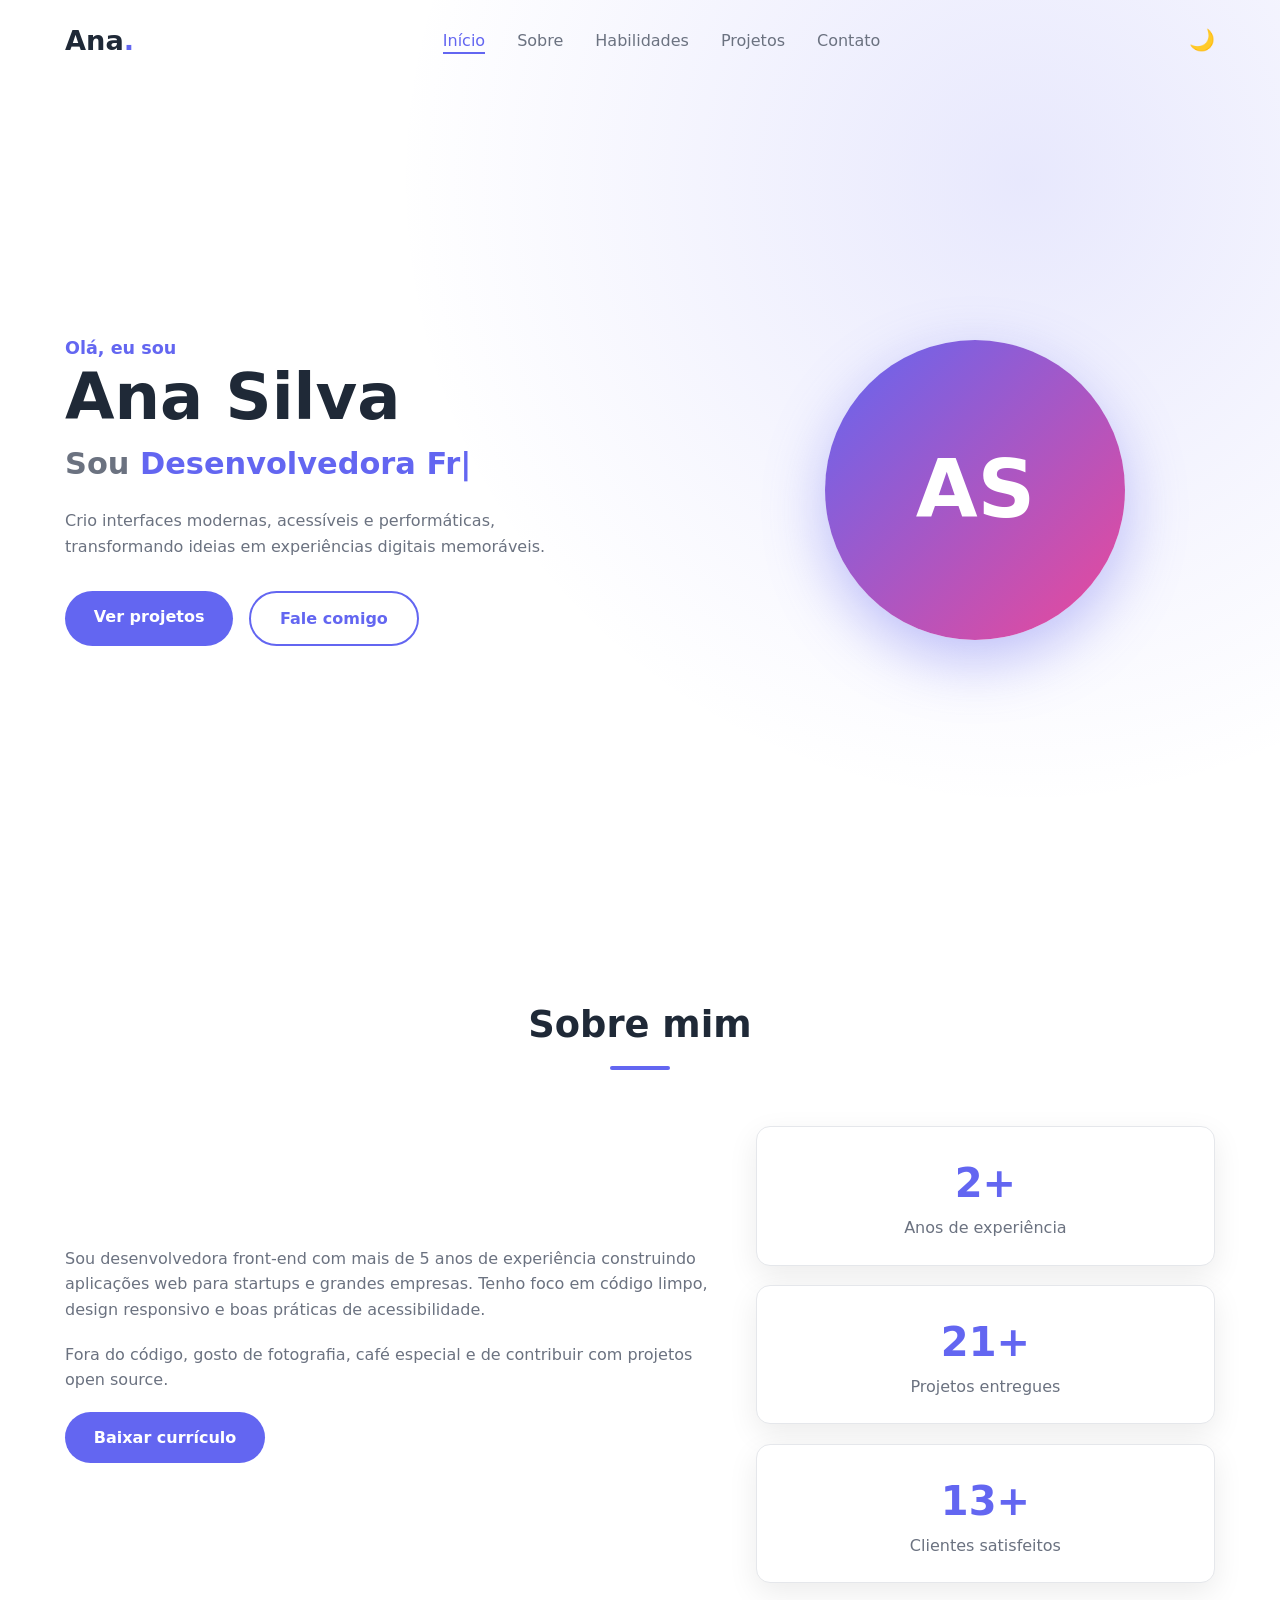
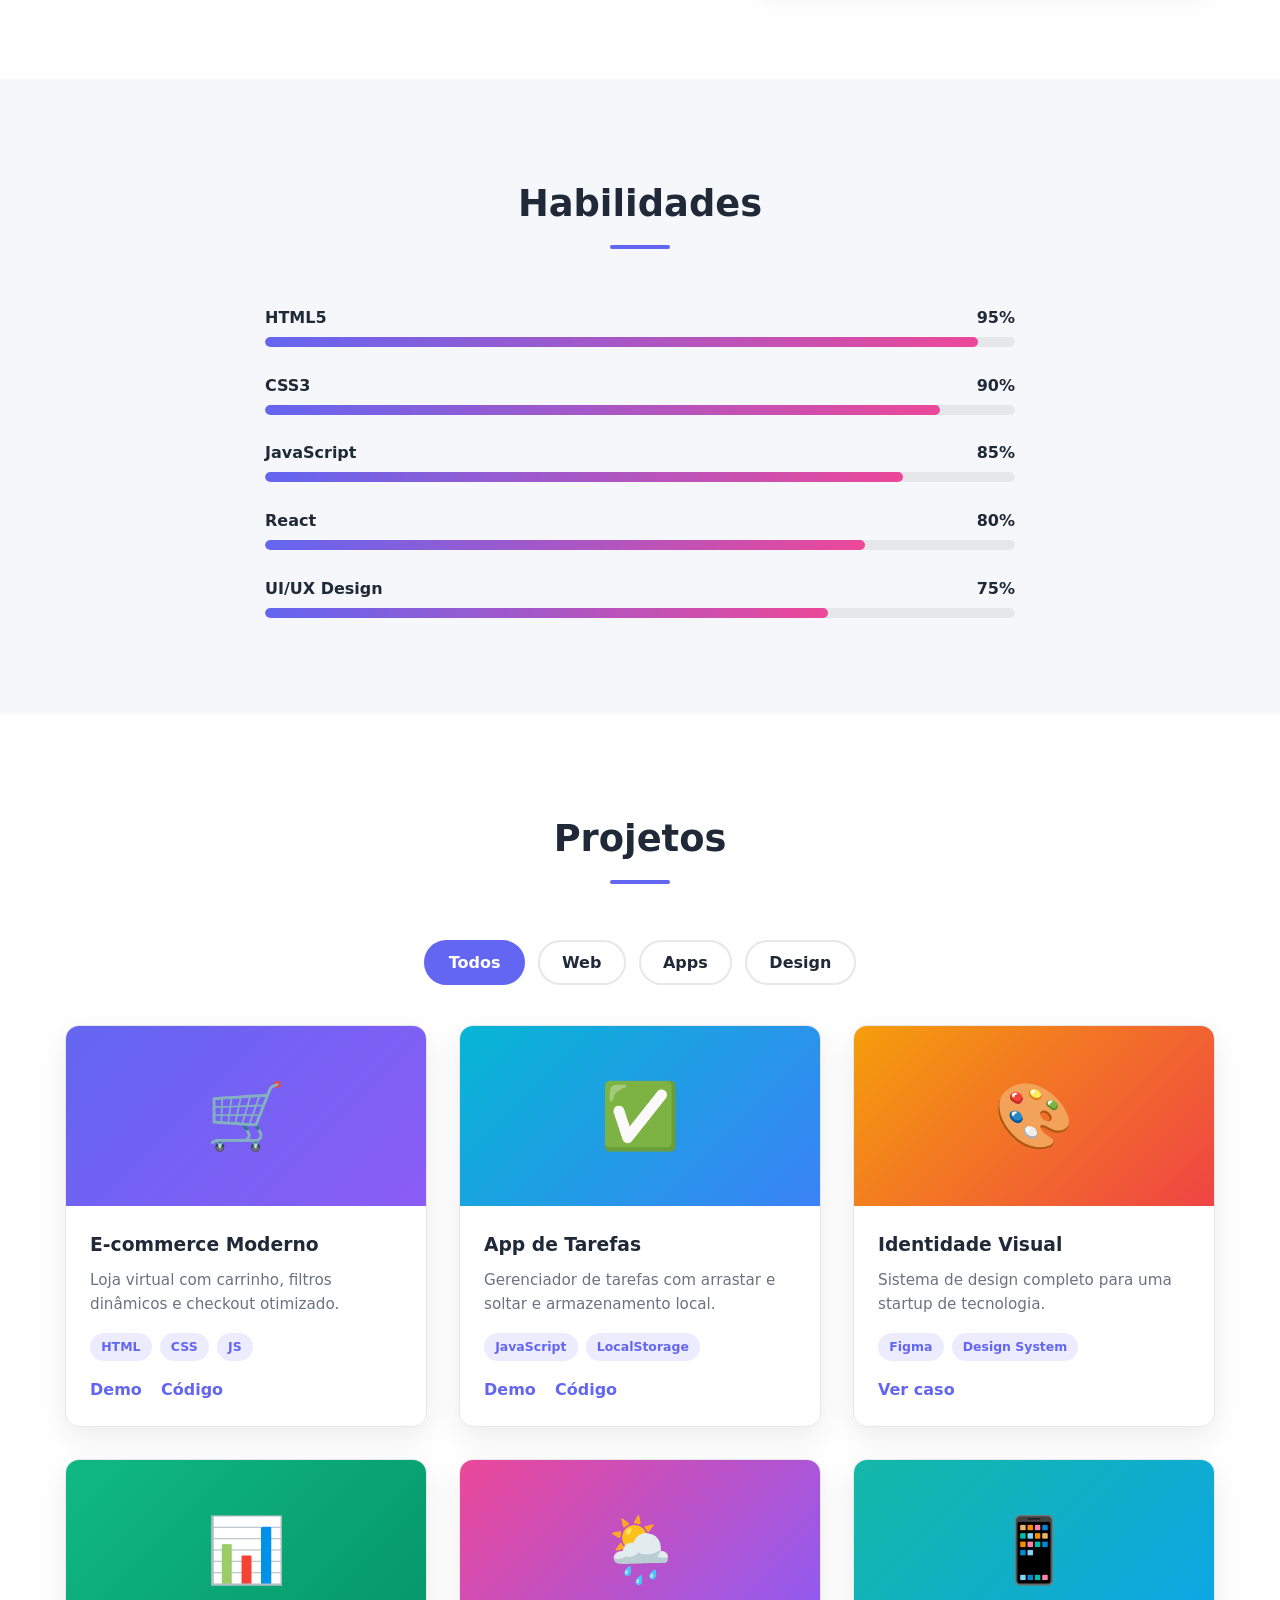
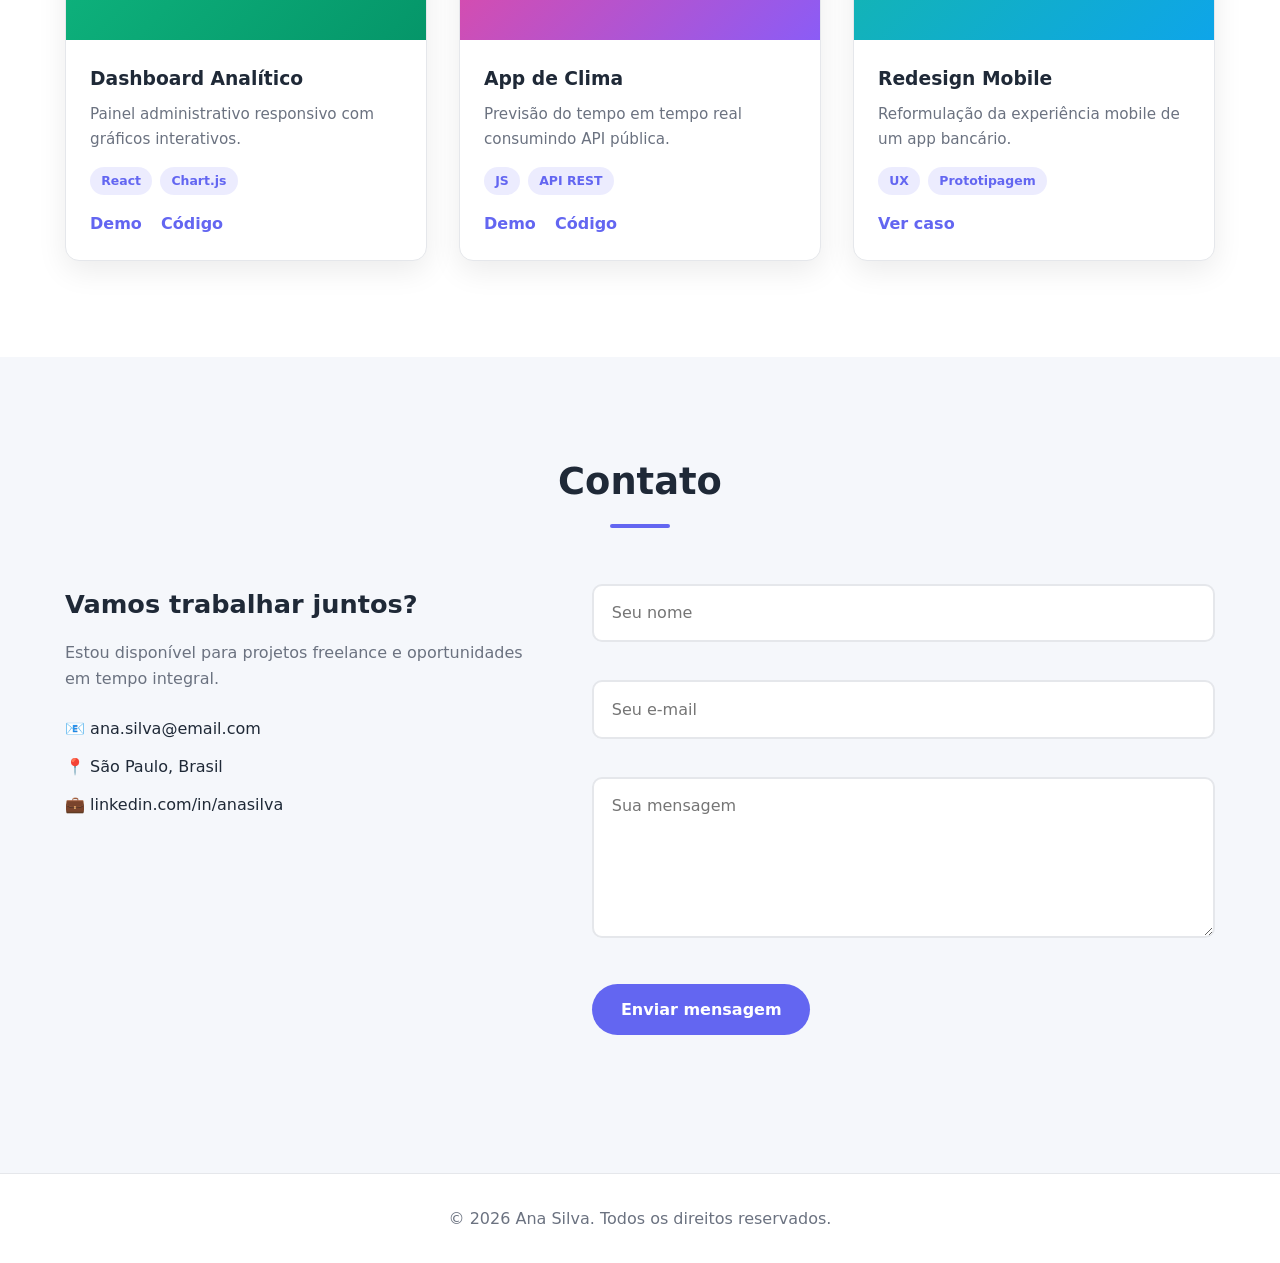
<file: Ativ06/SiteClaude/semFW/index.html>
<!DOCTYPE html>
<html lang="pt-BR">
<head>
  <meta charset="UTF-8">
  <meta name="viewport" content="width=device-width, initial-scale=1.0">
  <title>Ana Silva | Desenvolvedora Front-end</title>
  <meta name="description" content="Portfólio profissional de Ana Silva, desenvolvedora front-end.">
  <link rel="stylesheet" href="style.css">
</head>
<body>

  <header class="header" id="header">
    <nav class="nav container">
      <a href="#inicio" class="logo">Ana<span>.</span></a>

      <ul class="nav-menu" id="navMenu">
        <li><a href="#inicio" class="nav-link active">Início</a></li>
        <li><a href="#sobre" class="nav-link">Sobre</a></li>
        <li><a href="#habilidades" class="nav-link">Habilidades</a></li>
        <li><a href="#projetos" class="nav-link">Projetos</a></li>
        <li><a href="#contato" class="nav-link">Contato</a></li>
      </ul>

      <div class="nav-actions">
        <button class="theme-toggle" id="themeToggle" aria-label="Alternar tema">🌙</button>
        <button class="hamburger" id="hamburger" aria-label="Abrir menu">
          <span></span><span></span><span></span>
        </button>
      </div>
    </nav>
  </header>

  <main>
    <!-- HERO -->
    <section class="hero" id="inicio">
      <div class="container hero-content">
        <div class="hero-text">
          <p class="hero-greeting">Olá, eu sou</p>
          <h1>Ana Silva</h1>
          <h2>Sou <span class="typed" id="typed"></span><span class="cursor">|</span></h2>
          <p class="hero-desc">
            Crio interfaces modernas, acessíveis e performáticas, transformando ideias em
            experiências digitais memoráveis.
          </p>
          <div class="hero-buttons">
            <a href="#projetos" class="btn btn-primary">Ver projetos</a>
            <a href="#contato" class="btn btn-outline">Fale comigo</a>
          </div>
        </div>
        <div class="hero-image">
          <div class="avatar">AS</div>
        </div>
      </div>
    </section>

    <!-- SOBRE -->
    <section class="section" id="sobre">
      <div class="container">
        <h2 class="section-title reveal">Sobre mim</h2>
        <div class="about-grid">
          <div class="about-text reveal">
            <p>
              Sou desenvolvedora front-end com mais de 5 anos de experiência construindo
              aplicações web para startups e grandes empresas. Tenho foco em código limpo,
              design responsivo e boas práticas de acessibilidade.
            </p>
            <p>
              Fora do código, gosto de fotografia, café especial e de contribuir com
              projetos open source.
            </p>
            <a href="#" class="btn btn-primary">Baixar currículo</a>
          </div>
          <div class="stats reveal">
            <div class="stat"><span class="stat-number" data-target="5">0</span><p>Anos de experiência</p></div>
            <div class="stat"><span class="stat-number" data-target="40">0</span><p>Projetos entregues</p></div>
            <div class="stat"><span class="stat-number" data-target="25">0</span><p>Clientes satisfeitos</p></div>
          </div>
        </div>
      </div>
    </section>

    <!-- HABILIDADES -->
    <section class="section section-alt" id="habilidades">
      <div class="container">
        <h2 class="section-title reveal">Habilidades</h2>
        <div class="skills reveal">
          <div class="skill"><div class="skill-info"><span>HTML5</span><span>95%</span></div><div class="skill-bar"><div class="skill-fill" data-width="95"></div></div></div>
          <div class="skill"><div class="skill-info"><span>CSS3</span><span>90%</span></div><div class="skill-bar"><div class="skill-fill" data-width="90"></div></div></div>
          <div class="skill"><div class="skill-info"><span>JavaScript</span><span>85%</span></div><div class="skill-bar"><div class="skill-fill" data-width="85"></div></div></div>
          <div class="skill"><div class="skill-info"><span>React</span><span>80%</span></div><div class="skill-bar"><div class="skill-fill" data-width="80"></div></div></div>
          <div class="skill"><div class="skill-info"><span>UI/UX Design</span><span>75%</span></div><div class="skill-bar"><div class="skill-fill" data-width="75"></div></div></div>
        </div>
      </div>
    </section>

    <!-- PROJETOS -->
    <section class="section" id="projetos">
      <div class="container">
        <h2 class="section-title reveal">Projetos</h2>

        <div class="filters reveal">
          <button class="filter-btn active" data-filter="todos">Todos</button>
          <button class="filter-btn" data-filter="web">Web</button>
          <button class="filter-btn" data-filter="app">Apps</button>
          <button class="filter-btn" data-filter="design">Design</button>
        </div>

        <div class="projects-grid">
          <article class="project-card reveal" data-category="web">
            <div class="project-thumb" style="--c1:#6366f1;--c2:#8b5cf6">🛒</div>
            <div class="project-body">
              <h3>E-commerce Moderno</h3>
              <p>Loja virtual com carrinho, filtros dinâmicos e checkout otimizado.</p>
              <div class="tags"><span>HTML</span><span>CSS</span><span>JS</span></div>
              <div class="project-links"><a href="#">Demo</a><a href="#">Código</a></div>
            </div>
          </article>

          <article class="project-card reveal" data-category="app">
            <div class="project-thumb" style="--c1:#06b6d4;--c2:#3b82f6">✅</div>
            <div class="project-body">
              <h3>App de Tarefas</h3>
              <p>Gerenciador de tarefas com arrastar e soltar e armazenamento local.</p>
              <div class="tags"><span>JavaScript</span><span>LocalStorage</span></div>
              <div class="project-links"><a href="#">Demo</a><a href="#">Código</a></div>
            </div>
          </article>

          <article class="project-card reveal" data-category="design">
            <div class="project-thumb" style="--c1:#f59e0b;--c2:#ef4444">🎨</div>
            <div class="project-body">
              <h3>Identidade Visual</h3>
              <p>Sistema de design completo para uma startup de tecnologia.</p>
              <div class="tags"><span>Figma</span><span>Design System</span></div>
              <div class="project-links"><a href="#">Ver caso</a></div>
            </div>
          </article>

          <article class="project-card reveal" data-category="web">
            <div class="project-thumb" style="--c1:#10b981;--c2:#059669">📊</div>
            <div class="project-body">
              <h3>Dashboard Analítico</h3>
              <p>Painel administrativo responsivo com gráficos interativos.</p>
              <div class="tags"><span>React</span><span>Chart.js</span></div>
              <div class="project-links"><a href="#">Demo</a><a href="#">Código</a></div>
            </div>
          </article>

          <article class="project-card reveal" data-category="app">
            <div class="project-thumb" style="--c1:#ec4899;--c2:#8b5cf6">🌦️</div>
            <div class="project-body">
              <h3>App de Clima</h3>
              <p>Previsão do tempo em tempo real consumindo API pública.</p>
              <div class="tags"><span>JS</span><span>API REST</span></div>
              <div class="project-links"><a href="#">Demo</a><a href="#">Código</a></div>
            </div>
          </article>

          <article class="project-card reveal" data-category="design">
            <div class="project-thumb" style="--c1:#14b8a6;--c2:#0ea5e9">📱</div>
            <div class="project-body">
              <h3>Redesign Mobile</h3>
              <p>Reformulação da experiência mobile de um app bancário.</p>
              <div class="tags"><span>UX</span><span>Prototipagem</span></div>
              <div class="project-links"><a href="#">Ver caso</a></div>
            </div>
          </article>
        </div>
      </div>
    </section>

    <!-- CONTATO -->
    <section class="section section-alt" id="contato">
      <div class="container">
        <h2 class="section-title reveal">Contato</h2>
        <div class="contact-grid">
          <div class="contact-info reveal">
            <h3>Vamos trabalhar juntos?</h3>
            <p>Estou disponível para projetos freelance e oportunidades em tempo integral.</p>
            <ul>
              <li>📧 ana.silva@email.com</li>
              <li>📍 São Paulo, Brasil</li>
              <li>💼 linkedin.com/in/anasilva</li>
            </ul>
          </div>

          <form class="contact-form reveal" id="contactForm" novalidate>
            <div class="form-group">
              <input type="text" id="nome" placeholder="Seu nome">
              <small class="error"></small>
            </div>
            <div class="form-group">
              <input type="email" id="email" placeholder="Seu e-mail">
              <small class="error"></small>
            </div>
            <div class="form-group">
              <textarea id="mensagem" rows="5" placeholder="Sua mensagem"></textarea>
              <small class="error"></small>
            </div>
            <button type="submit" class="btn btn-primary">Enviar mensagem</button>
            <p class="form-success" id="formSuccess">Mensagem enviada com sucesso! ✔</p>
          </form>
        </div>
      </div>
    </section>
  </main>

  <footer class="footer">
    <div class="container">
      <p>&copy; <span id="year"></span> Ana Silva. Todos os direitos reservados.</p>
    </div>
  </footer>

  <button class="back-to-top" id="backToTop" aria-label="Voltar ao topo">↑</button>

  <script src="script.js"></script>
</body>
</html>
</file>
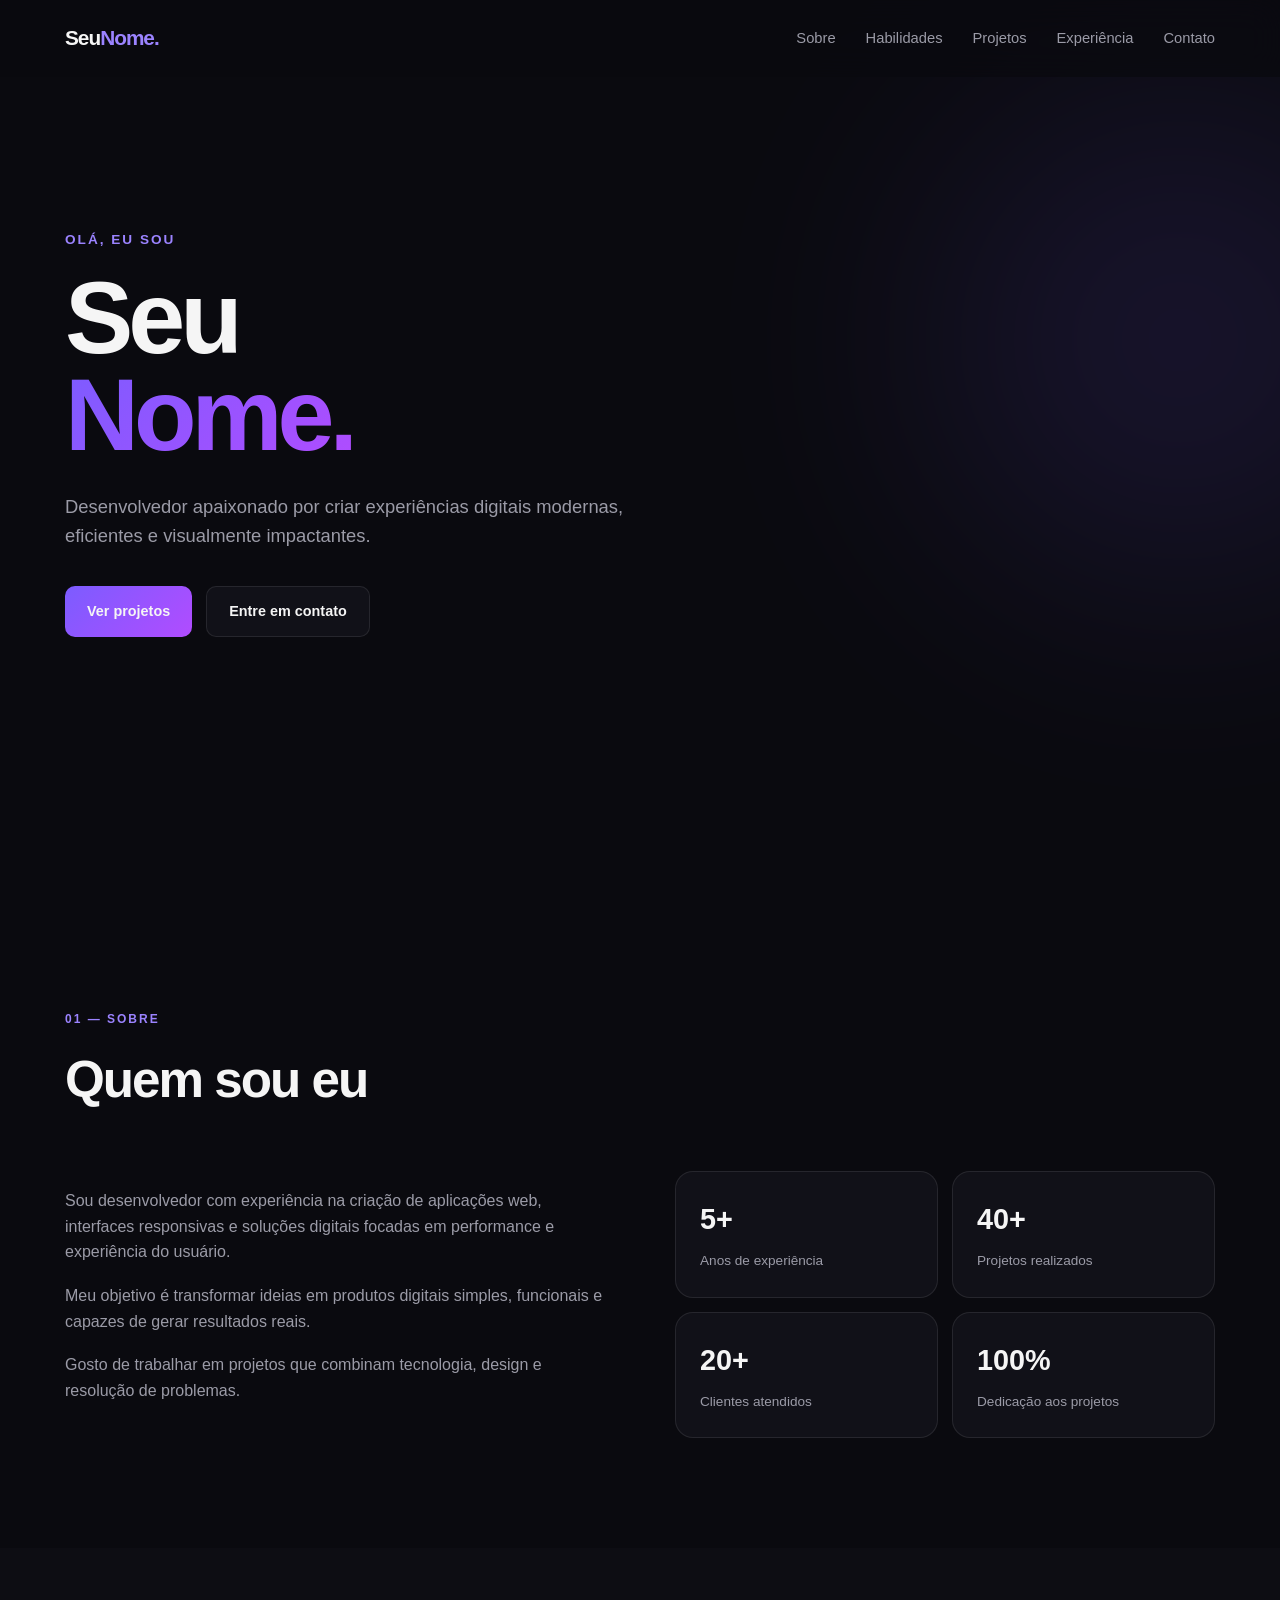
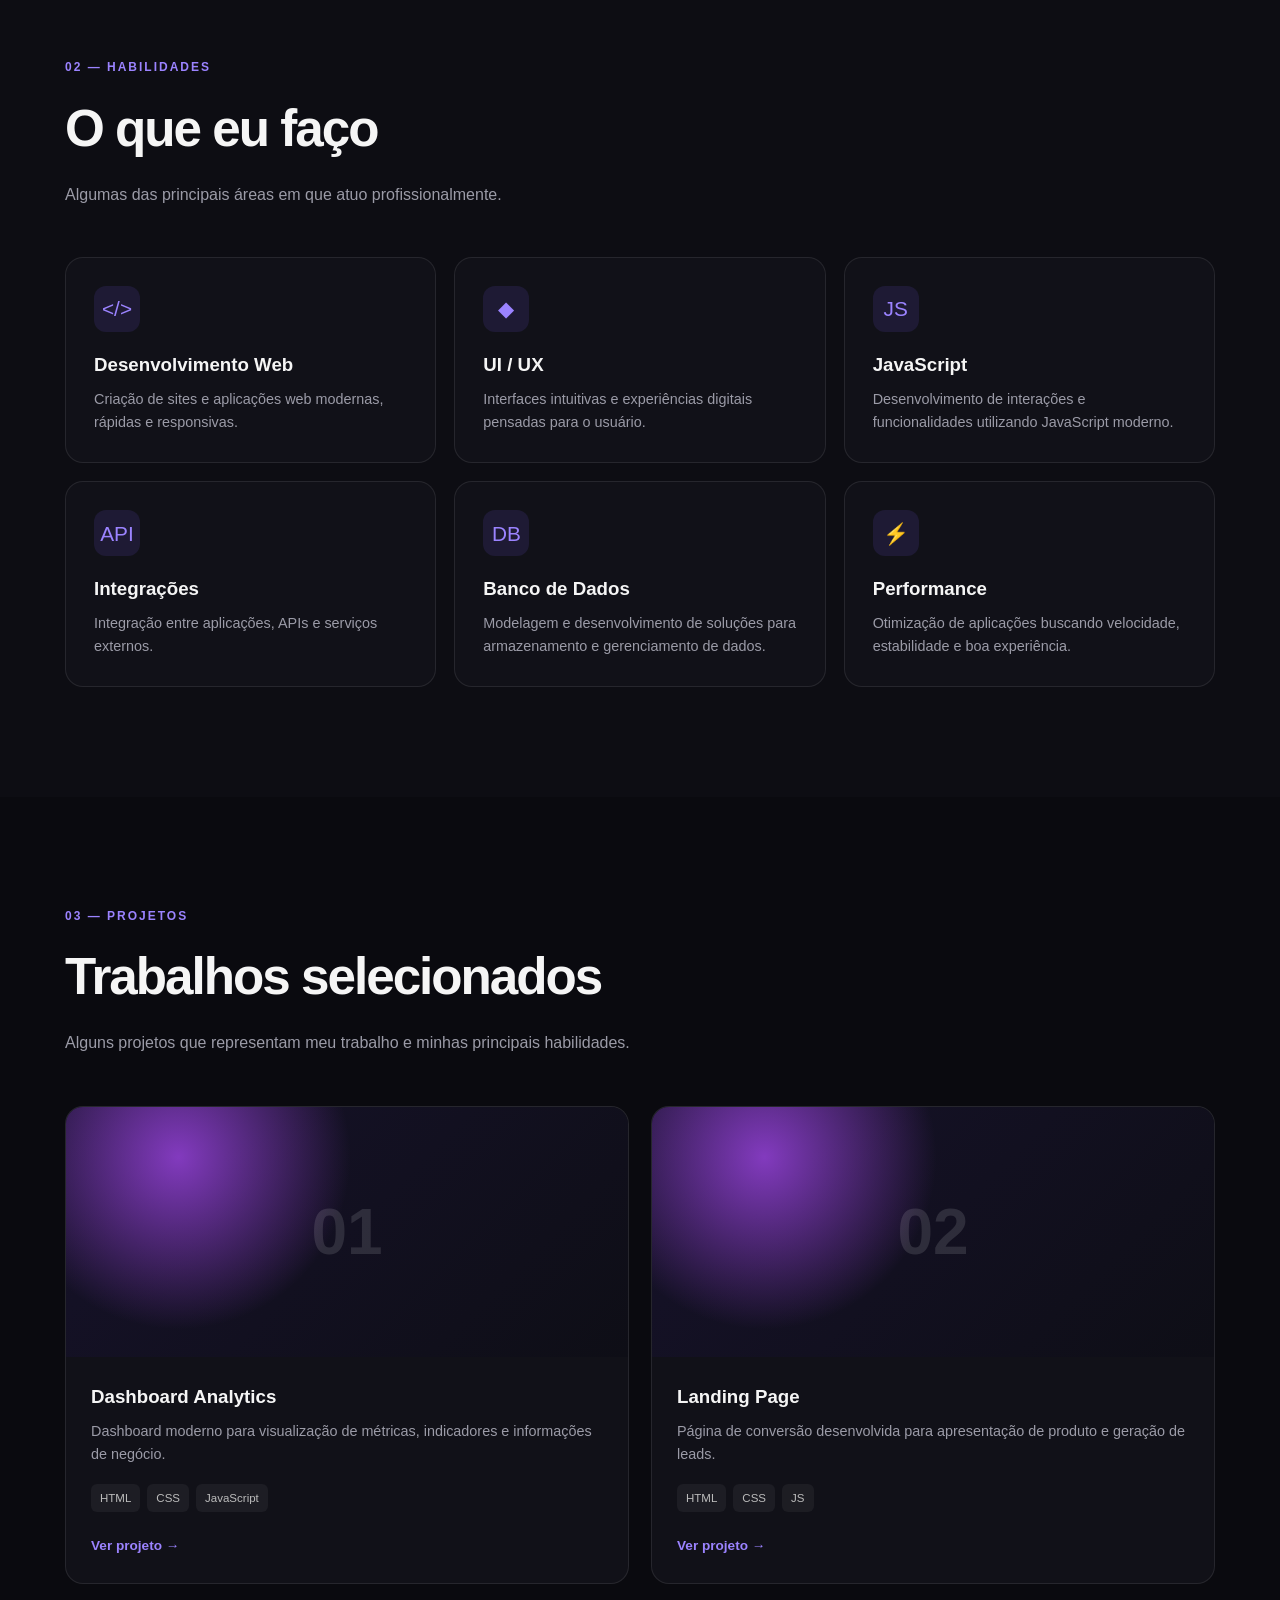
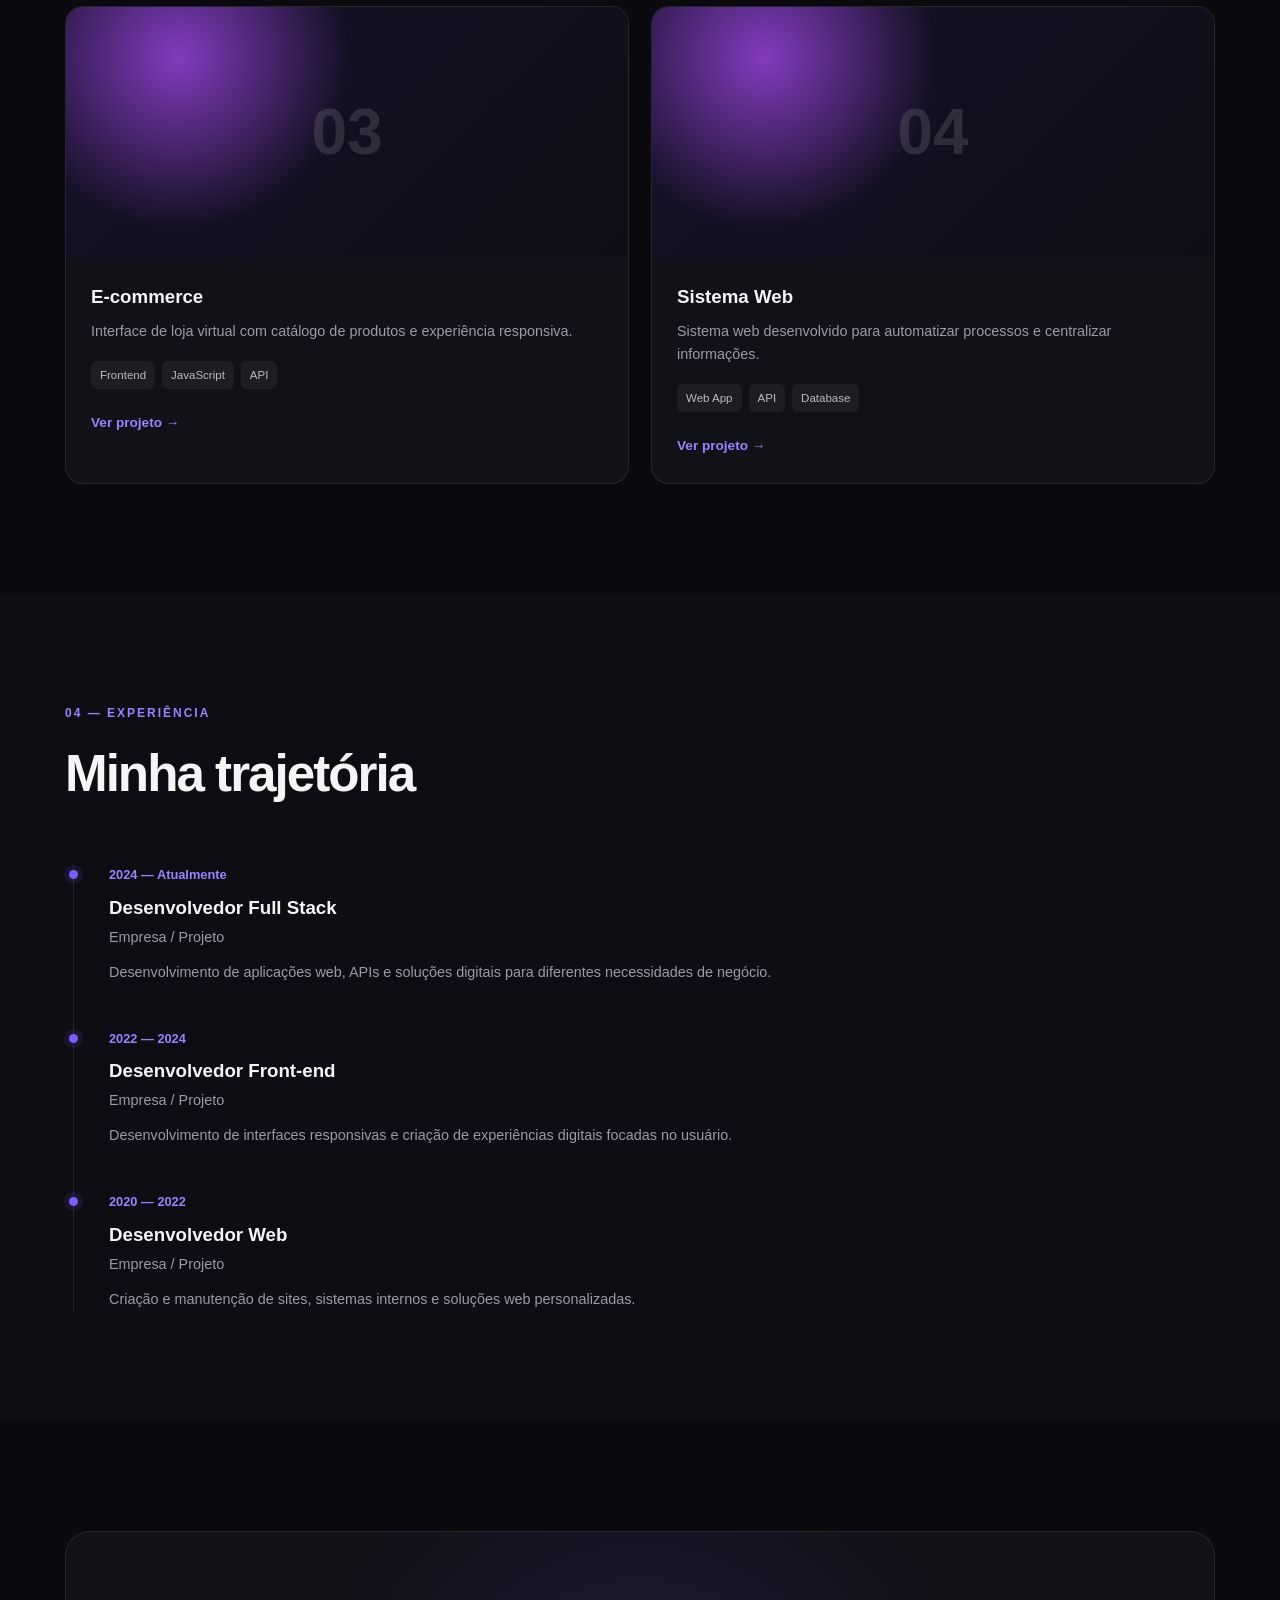
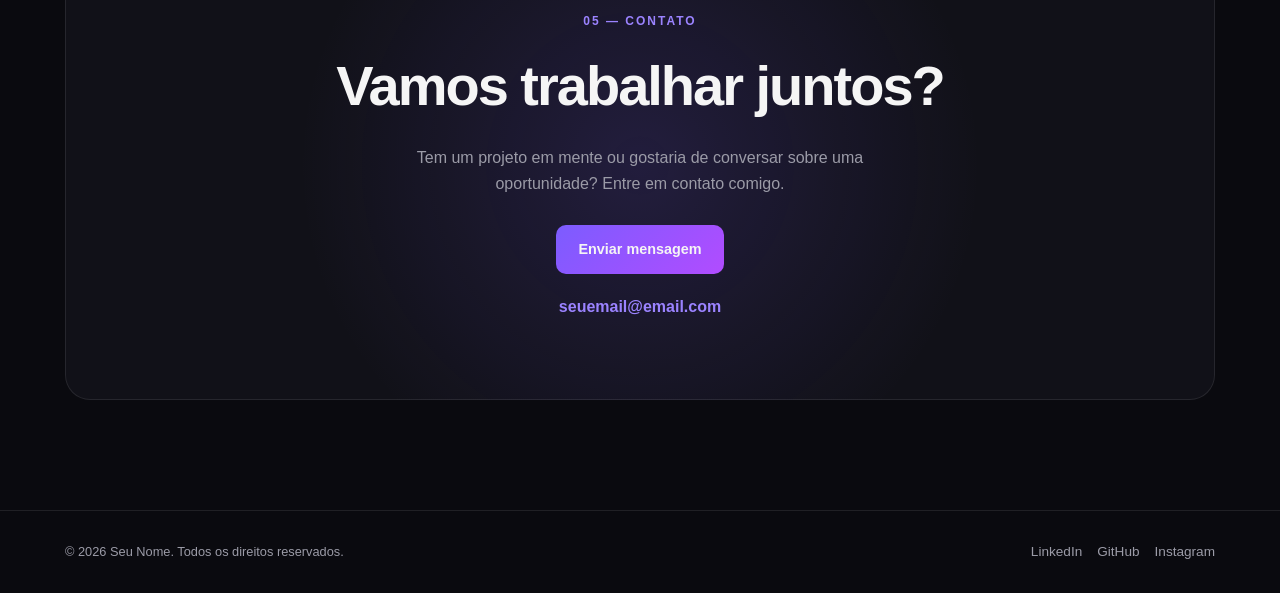
<file: Ativ06/SiteGPT/semFW/site1NoFw.html>
<!DOCTYPE html>
<html lang="pt-BR">
<head>
  <meta charset="UTF-8">
  <meta name="viewport" content="width=device-width, initial-scale=1.0">
  <meta name="description" content="Portfólio profissional de desenvolvedor.">
  <title>Seu Nome | Portfólio</title>

  <style>
    /* =========================
       RESET
    ========================== */
    * {
      margin: 0;
      padding: 0;
      box-sizing: border-box;
    }

    html {
      scroll-behavior: smooth;
    }

    body {
      font-family: Arial, Helvetica, sans-serif;
      background: #0a0a0f;
      color: #f5f5f5;
      line-height: 1.6;
    }

    a {
      color: inherit;
      text-decoration: none;
    }

    img {
      max-width: 100%;
      display: block;
    }

    button {
      font: inherit;
    }

    /* =========================
       VARIÁVEIS
    ========================== */
    :root {
      --background: #0a0a0f;
      --surface: #111118;
      --surface-light: #181820;
      --border: rgba(255, 255, 255, 0.09);
      --text: #f5f5f5;
      --muted: #9b9ba7;
      --primary: #7c5cff;
      --primary-light: #9b83ff;
      --gradient: linear-gradient(135deg, #7c5cff, #b14cff);
      --max-width: 1150px;
      --radius: 18px;
    }

    .container {
      width: min(100% - 40px, var(--max-width));
      margin-inline: auto;
    }

    /* =========================
       HEADER
    ========================== */
    header {
      position: fixed;
      top: 0;
      left: 0;
      width: 100%;
      z-index: 1000;
      background: rgba(10, 10, 15, 0.75);
      backdrop-filter: blur(16px);
      border-bottom: 1px solid transparent;
      transition: 0.3s ease;
    }

    header.scrolled {
      border-color: var(--border);
    }

    .navbar {
      height: 76px;
      display: flex;
      align-items: center;
      justify-content: space-between;
    }

    .logo {
      font-size: 1.3rem;
      font-weight: 800;
      letter-spacing: -1px;
    }

    .logo span {
      color: var(--primary-light);
    }

    .nav-links {
      display: flex;
      gap: 30px;
      list-style: none;
    }

    .nav-links a {
      color: var(--muted);
      font-size: 0.92rem;
      transition: color 0.3s;
    }

    .nav-links a:hover {
      color: white;
    }

    .menu-button {
      display: none;
      background: transparent;
      color: white;
      border: 0;
      cursor: pointer;
      font-size: 1.6rem;
    }

    /* =========================
       HERO
    ========================== */
    .hero {
      min-height: 100vh;
      display: flex;
      align-items: center;
      position: relative;
      overflow: hidden;
      padding-top: 76px;
    }

    .hero::before {
      content: "";
      position: absolute;
      width: 500px;
      height: 500px;
      background: #7c5cff;
      opacity: 0.12;
      filter: blur(130px);
      border-radius: 50%;
      top: 10%;
      right: -150px;
    }

    .hero-content {
      max-width: 800px;
      position: relative;
      z-index: 1;
    }

    .hero-label {
      color: var(--primary-light);
      font-size: 0.85rem;
      font-weight: 700;
      letter-spacing: 2px;
      text-transform: uppercase;
      margin-bottom: 18px;
    }

    .hero h1 {
      font-size: clamp(3rem, 8vw, 6.5rem);
      line-height: 0.95;
      letter-spacing: -5px;
      margin-bottom: 28px;
    }

    .hero h1 span {
      background: var(--gradient);
      -webkit-background-clip: text;
      background-clip: text;
      color: transparent;
    }

    .hero-description {
      max-width: 620px;
      color: var(--muted);
      font-size: 1.15rem;
      margin-bottom: 35px;
    }

    .hero-buttons {
      display: flex;
      gap: 14px;
      flex-wrap: wrap;
    }

    .button {
      display: inline-flex;
      align-items: center;
      justify-content: center;
      padding: 13px 22px;
      border-radius: 10px;
      font-weight: 700;
      font-size: 0.9rem;
      transition: 0.3s ease;
      border: 1px solid var(--border);
    }

    .button-primary {
      background: var(--gradient);
      border: none;
    }

    .button-primary:hover {
      transform: translateY(-3px);
      box-shadow: 0 12px 30px rgba(124, 92, 255, 0.25);
    }

    .button-secondary {
      background: var(--surface);
    }

    .button-secondary:hover {
      background: var(--surface-light);
    }

    /* =========================
       SEÇÕES
    ========================== */
    section {
      padding: 110px 0;
    }

    .section-header {
      margin-bottom: 50px;
    }

    .section-label {
      color: var(--primary-light);
      text-transform: uppercase;
      letter-spacing: 2px;
      font-size: 0.75rem;
      font-weight: 700;
      margin-bottom: 10px;
    }

    .section-title {
      font-size: clamp(2rem, 5vw, 3.2rem);
      letter-spacing: -2px;
    }

    .section-description {
      color: var(--muted);
      max-width: 600px;
      margin-top: 12px;
    }

    /* =========================
       SOBRE
    ========================== */
    .about-grid {
      display: grid;
      grid-template-columns: 1fr 1fr;
      gap: 70px;
      align-items: center;
    }

    .about-text p {
      color: var(--muted);
      margin-bottom: 18px;
    }

    .about-info {
      display: grid;
      grid-template-columns: repeat(2, 1fr);
      gap: 14px;
    }

    .info-card {
      background: var(--surface);
      border: 1px solid var(--border);
      border-radius: var(--radius);
      padding: 24px;
    }

    .info-card strong {
      display: block;
      font-size: 1.8rem;
      margin-bottom: 5px;
    }

    .info-card span {
      color: var(--muted);
      font-size: 0.85rem;
    }

    /* =========================
       HABILIDADES
    ========================== */
    .skills {
      background: #0d0d13;
    }

    .skills-grid {
      display: grid;
      grid-template-columns: repeat(3, 1fr);
      gap: 18px;
    }

    .skill-card {
      background: var(--surface);
      border: 1px solid var(--border);
      padding: 28px;
      border-radius: var(--radius);
      transition: 0.3s ease;
    }

    .skill-card:hover {
      transform: translateY(-5px);
      border-color: rgba(124, 92, 255, 0.4);
    }

    .skill-icon {
      width: 46px;
      height: 46px;
      border-radius: 12px;
      display: grid;
      place-items: center;
      background: rgba(124, 92, 255, 0.12);
      color: var(--primary-light);
      font-size: 1.3rem;
      margin-bottom: 18px;
    }

    .skill-card h3 {
      margin-bottom: 8px;
    }

    .skill-card p {
      color: var(--muted);
      font-size: 0.9rem;
    }

    /* =========================
       PROJETOS
    ========================== */
    .projects-grid {
      display: grid;
      grid-template-columns: repeat(2, 1fr);
      gap: 22px;
    }

    .project-card {
      background: var(--surface);
      border: 1px solid var(--border);
      border-radius: var(--radius);
      overflow: hidden;
      transition: 0.3s ease;
    }

    .project-card:hover {
      transform: translateY(-5px);
      border-color: rgba(124, 92, 255, 0.35);
    }

    .project-image {
      height: 250px;
      background:
        radial-gradient(circle at 20% 20%, rgba(177, 76, 255, 0.7), transparent 35%),
        linear-gradient(135deg, #16122a, #0e0e16);
      display: flex;
      align-items: center;
      justify-content: center;
      color: rgba(255, 255, 255, 0.12);
      font-size: 4rem;
      font-weight: 900;
    }

    .project-content {
      padding: 25px;
    }

    .project-content h3 {
      margin-bottom: 8px;
    }

    .project-content p {
      color: var(--muted);
      font-size: 0.9rem;
      margin-bottom: 18px;
    }

    .tags {
      display: flex;
      gap: 7px;
      flex-wrap: wrap;
      margin-bottom: 20px;
    }

    .tag {
      padding: 5px 9px;
      border-radius: 6px;
      background: rgba(255, 255, 255, 0.05);
      color: #bbb;
      font-size: 0.72rem;
    }

    .project-link {
      color: var(--primary-light);
      font-size: 0.85rem;
      font-weight: 700;
    }

    /* =========================
       EXPERIÊNCIA
    ========================== */
    .timeline {
      max-width: 800px;
      border-left: 1px solid var(--border);
      margin-left: 8px;
    }

    .timeline-item {
      position: relative;
      padding: 0 0 45px 35px;
    }

    .timeline-item:last-child {
      padding-bottom: 0;
    }

    .timeline-item::before {
      content: "";
      position: absolute;
      left: -5px;
      top: 5px;
      width: 9px;
      height: 9px;
      background: var(--primary);
      border-radius: 50%;
      box-shadow: 0 0 0 5px rgba(124, 92, 255, 0.1);
    }

    .timeline-date {
      color: var(--primary-light);
      font-size: 0.8rem;
      font-weight: 700;
      margin-bottom: 7px;
    }

    .timeline-item h3 {
      margin-bottom: 3px;
    }

    .timeline-company {
      color: var(--muted);
      font-size: 0.9rem;
      margin-bottom: 12px;
    }

    .timeline-item p {
      color: var(--muted);
      font-size: 0.9rem;
    }

    /* =========================
       CONTATO
    ========================== */
    .contact {
      text-align: center;
    }

    .contact-box {
      background:
        radial-gradient(circle at center, rgba(124, 92, 255, 0.16), transparent 55%),
        var(--surface);
      border: 1px solid var(--border);
      border-radius: 25px;
      padding: 80px 30px;
    }

    .contact-box h2 {
      font-size: clamp(2rem, 5vw, 3.5rem);
      letter-spacing: -2px;
      margin-bottom: 15px;
    }

    .contact-box p {
      color: var(--muted);
      max-width: 550px;
      margin: 0 auto 28px;
    }

    .contact-email {
      display: inline-block;
      color: var(--primary-light);
      font-weight: 700;
      margin-top: 20px;
    }

    /* =========================
       FOOTER
    ========================== */
    footer {
      border-top: 1px solid var(--border);
      padding: 30px 0;
    }

    .footer-content {
      display: flex;
      justify-content: space-between;
      align-items: center;
      gap: 20px;
    }

    .footer-content p {
      color: var(--muted);
      font-size: 0.8rem;
    }

    .social-links {
      display: flex;
      gap: 15px;
    }

    .social-links a {
      color: var(--muted);
      font-size: 0.85rem;
      transition: 0.3s;
    }

    .social-links a:hover {
      color: white;
    }

    /* =========================
       ANIMAÇÕES
    ========================== */
    .reveal {
      opacity: 0;
      transform: translateY(25px);
      transition: opacity 0.7s ease, transform 0.7s ease;
    }

    .reveal.active {
      opacity: 1;
      transform: translateY(0);
    }

    /* =========================
       RESPONSIVIDADE
    ========================== */
    @media (max-width: 800px) {
      .nav-links {
        position: absolute;
        top: 76px;
        left: 20px;
        right: 20px;
        padding: 20px;
        background: rgba(17, 17, 24, 0.98);
        border: 1px solid var(--border);
        border-radius: 14px;
        flex-direction: column;
        gap: 18px;
        display: none;
      }

      .nav-links.open {
        display: flex;
      }

      .menu-button {
        display: block;
      }

      .about-grid,
      .projects-grid {
        grid-template-columns: 1fr;
      }

      .skills-grid {
        grid-template-columns: 1fr 1fr;
      }

      .hero h1 {
        letter-spacing: -3px;
      }
    }

    @media (max-width: 520px) {
      .container {
        width: min(100% - 28px, var(--max-width));
      }

      section {
        padding: 80px 0;
      }

      .skills-grid,
      .about-info {
        grid-template-columns: 1fr;
      }

      .hero {
        min-height: 90vh;
      }

      .hero-description {
        font-size: 1rem;
      }

      .footer-content {
        flex-direction: column;
        text-align: center;
      }
    }
  </style>
</head>

<body>

  <!-- HEADER -->
  <header id="header">
    <div class="container navbar">
      <a href="#inicio" class="logo">Seu<span>Nome.</span></a>

      <button class="menu-button" id="menuButton" aria-label="Abrir menu">
        ☰
      </button>

      <nav>
        <ul class="nav-links" id="navLinks">
          <li><a href="#sobre">Sobre</a></li>
          <li><a href="#habilidades">Habilidades</a></li>
          <li><a href="#projetos">Projetos</a></li>
          <li><a href="#experiencia">Experiência</a></li>
          <li><a href="#contato">Contato</a></li>
        </ul>
      </nav>
    </div>
  </header>


  <!-- HERO -->
  <main>

    <section class="hero" id="inicio">
      <div class="container">
        <div class="hero-content reveal">
          <div class="hero-label">Olá, eu sou</div>

          <h1>
            Seu<br>
            <span>Nome.</span>
          </h1>

          <p class="hero-description">
            Desenvolvedor apaixonado por criar experiências digitais
            modernas, eficientes e visualmente impactantes.
          </p>

          <div class="hero-buttons">
            <a href="#projetos" class="button button-primary">
              Ver projetos
            </a>

            <a href="#contato" class="button button-secondary">
              Entre em contato
            </a>
          </div>
        </div>
      </div>
    </section>


    <!-- SOBRE -->
    <section id="sobre">
      <div class="container">

        <div class="section-header reveal">
          <div class="section-label">01 — Sobre</div>
          <h2 class="section-title">Quem sou eu</h2>
        </div>

        <div class="about-grid">

          <div class="about-text reveal">
            <p>
              Sou desenvolvedor com experiência na criação de aplicações
              web, interfaces responsivas e soluções digitais focadas
              em performance e experiência do usuário.
            </p>

            <p>
              Meu objetivo é transformar ideias em produtos digitais
              simples, funcionais e capazes de gerar resultados reais.
            </p>

            <p>
              Gosto de trabalhar em projetos que combinam tecnologia,
              design e resolução de problemas.
            </p>
          </div>

          <div class="about-info reveal">
            <div class="info-card">
              <strong>5+</strong>
              <span>Anos de experiência</span>
            </div>

            <div class="info-card">
              <strong>40+</strong>
              <span>Projetos realizados</span>
            </div>

            <div class="info-card">
              <strong>20+</strong>
              <span>Clientes atendidos</span>
            </div>

            <div class="info-card">
              <strong>100%</strong>
              <span>Dedicação aos projetos</span>
            </div>
          </div>

        </div>
      </div>
    </section>


    <!-- HABILIDADES -->
    <section id="habilidades" class="skills">
      <div class="container">

        <div class="section-header reveal">
          <div class="section-label">02 — Habilidades</div>
          <h2 class="section-title">O que eu faço</h2>
          <p class="section-description">
            Algumas das principais áreas em que atuo profissionalmente.
          </p>
        </div>

        <div class="skills-grid">

          <article class="skill-card reveal">
            <div class="skill-icon">&lt;/&gt;</div>
            <h3>Desenvolvimento Web</h3>
            <p>
              Criação de sites e aplicações web modernas, rápidas e
              responsivas.
            </p>
          </article>

          <article class="skill-card reveal">
            <div class="skill-icon">◆</div>
            <h3>UI / UX</h3>
            <p>
              Interfaces intuitivas e experiências digitais pensadas
              para o usuário.
            </p>
          </article>

          <article class="skill-card reveal">
            <div class="skill-icon">JS</div>
            <h3>JavaScript</h3>
            <p>
              Desenvolvimento de interações e funcionalidades
              utilizando JavaScript moderno.
            </p>
          </article>

          <article class="skill-card reveal">
            <div class="skill-icon">API</div>
            <h3>Integrações</h3>
            <p>
              Integração entre aplicações, APIs e serviços externos.
            </p>
          </article>

          <article class="skill-card reveal">
            <div class="skill-icon">DB</div>
            <h3>Banco de Dados</h3>
            <p>
              Modelagem e desenvolvimento de soluções para armazenamento
              e gerenciamento de dados.
            </p>
          </article>

          <article class="skill-card reveal">
            <div class="skill-icon">⚡</div>
            <h3>Performance</h3>
            <p>
              Otimização de aplicações buscando velocidade, estabilidade
              e boa experiência.
            </p>
          </article>

        </div>
      </div>
    </section>


    <!-- PROJETOS -->
    <section id="projetos">
      <div class="container">

        <div class="section-header reveal">
          <div class="section-label">03 — Projetos</div>
          <h2 class="section-title">Trabalhos selecionados</h2>
          <p class="section-description">
            Alguns projetos que representam meu trabalho e minhas
            principais habilidades.
          </p>
        </div>

        <div class="projects-grid">

          <article class="project-card reveal">
            <div class="project-image">01</div>

            <div class="project-content">
              <h3>Dashboard Analytics</h3>

              <p>
                Dashboard moderno para visualização de métricas,
                indicadores e informações de negócio.
              </p>

              <div class="tags">
                <span class="tag">HTML</span>
                <span class="tag">CSS</span>
                <span class="tag">JavaScript</span>
              </div>

              <a href="#" class="project-link">
                Ver projeto →
              </a>
            </div>
          </article>


          <article class="project-card reveal">
            <div class="project-image">02</div>

            <div class="project-content">
              <h3>Landing Page</h3>

              <p>
                Página de conversão desenvolvida para apresentação
                de produto e geração de leads.
              </p>

              <div class="tags">
                <span class="tag">HTML</span>
                <span class="tag">CSS</span>
                <span class="tag">JS</span>
              </div>

              <a href="#" class="project-link">
                Ver projeto →
              </a>
            </div>
          </article>


          <article class="project-card reveal">
            <div class="project-image">03</div>

            <div class="project-content">
              <h3>E-commerce</h3>

              <p>
                Interface de loja virtual com catálogo de produtos
                e experiência responsiva.
              </p>

              <div class="tags">
                <span class="tag">Frontend</span>
                <span class="tag">JavaScript</span>
                <span class="tag">API</span>
              </div>

              <a href="#" class="project-link">
                Ver projeto →
              </a>
            </div>
          </article>


          <article class="project-card reveal">
            <div class="project-image">04</div>

            <div class="project-content">
              <h3>Sistema Web</h3>

              <p>
                Sistema web desenvolvido para automatizar processos
                e centralizar informações.
              </p>

              <div class="tags">
                <span class="tag">Web App</span>
                <span class="tag">API</span>
                <span class="tag">Database</span>
              </div>

              <a href="#" class="project-link">
                Ver projeto →
              </a>
            </div>
          </article>

        </div>
      </div>
    </section>


    <!-- EXPERIÊNCIA -->
    <section id="experiencia" class="skills">
      <div class="container">

        <div class="section-header reveal">
          <div class="section-label">04 — Experiência</div>
          <h2 class="section-title">Minha trajetória</h2>
        </div>

        <div class="timeline">

          <div class="timeline-item reveal">
            <div class="timeline-date">2024 — Atualmente</div>
            <h3>Desenvolvedor Full Stack</h3>
            <div class="timeline-company">Empresa / Projeto</div>

            <p>
              Desenvolvimento de aplicações web, APIs e soluções
              digitais para diferentes necessidades de negócio.
            </p>
          </div>

          <div class="timeline-item reveal">
            <div class="timeline-date">2022 — 2024</div>
            <h3>Desenvolvedor Front-end</h3>
            <div class="timeline-company">Empresa / Projeto</div>

            <p>
              Desenvolvimento de interfaces responsivas e criação
              de experiências digitais focadas no usuário.
            </p>
          </div>

          <div class="timeline-item reveal">
            <div class="timeline-date">2020 — 2022</div>
            <h3>Desenvolvedor Web</h3>
            <div class="timeline-company">Empresa / Projeto</div>

            <p>
              Criação e manutenção de sites, sistemas internos e
              soluções web personalizadas.
            </p>
          </div>

        </div>
      </div>
    </section>


    <!-- CONTATO -->
    <section id="contato" class="contact">
      <div class="container">

        <div class="contact-box reveal">
          <div class="section-label">05 — Contato</div>

          <h2>Vamos trabalhar juntos?</h2>

          <p>
            Tem um projeto em mente ou gostaria de conversar sobre
            uma oportunidade? Entre em contato comigo.
          </p>

          <a
            href="mailto:seuemail@email.com"
            class="button button-primary"
          >
            Enviar mensagem
          </a>

          <br>

          <a
            href="mailto:seuemail@email.com"
            class="contact-email"
          >
            seuemail@email.com
          </a>
        </div>

      </div>
    </section>

  </main>


  <!-- FOOTER -->
  <footer>
    <div class="container footer-content">

      <p>
        © <span id="year"></span> Seu Nome. Todos os direitos reservados.
      </p>

      <div class="social-links">
        <a href="#" target="_blank">LinkedIn</a>
        <a href="#" target="_blank">GitHub</a>
        <a href="#" target="_blank">Instagram</a>
      </div>

    </div>
  </footer>


  <script>
    // =========================
    // MENU MOBILE
    // =========================

    const menuButton = document.getElementById("menuButton");
    const navLinks = document.getElementById("navLinks");

    menuButton.addEventListener("click", () => {
      navLinks.classList.toggle("open");
    });

    // Fecha o menu ao clicar em um link
    document.querySelectorAll(".nav-links a").forEach(link => {
      link.addEventListener("click", () => {
        navLinks.classList.remove("open");
      });
    });


    // =========================
    // HEADER AO ROLAR
    // =========================

    const header = document.getElementById("header");

    window.addEventListener("scroll", () => {
      if (window.scrollY > 30) {
        header.classList.add("scrolled");
      } else {
        header.classList.remove("scrolled");
      }
    });


    // =========================
    // ANIMAÇÃO DE ELEMENTOS
    // =========================

    const revealElements = document.querySelectorAll(".reveal");

    const observer = new IntersectionObserver(
      (entries) => {
        entries.forEach(entry => {
          if (entry.isIntersecting) {
            entry.target.classList.add("active");
            observer.unobserve(entry.target);
          }
        });
      },
      {
        threshold: 0.12
      }
    );

    revealElements.forEach(element => {
      observer.observe(element);
    });


    // =========================
    // ANO AUTOMÁTICO
    // =========================

    document.getElementById("year").textContent =
      new Date().getFullYear();
  </script>

</body>
</html>
</file>
<file: Ativ06/SiteClaude/semFW/style.css>
/* ===== VARIÁVEIS ===== */
:root {
  --primary: #6366f1;
  --primary-dark: #4f46e5;
  --bg: #ffffff;
  --bg-alt: #f5f7fb;
  --text: #1f2937;
  --text-light: #6b7280;
  --card: #ffffff;
  --border: #e5e7eb;
  --shadow: 0 10px 30px rgba(0, 0, 0, 0.08);
  --radius: 14px;
  --transition: 0.3s ease;
}

body.dark {
  --bg: #0f172a;
  --bg-alt: #1e293b;
  --text: #f1f5f9;
  --text-light: #94a3b8;
  --card: #1e293b;
  --border: #334155;
  --shadow: 0 10px 30px rgba(0, 0, 0, 0.4);
}

/* ===== RESET ===== */
*, *::before, *::after { margin: 0; padding: 0; box-sizing: border-box; }
html { scroll-behavior: smooth; }
body {
  font-family: "Segoe UI", system-ui, -apple-system, Roboto, sans-serif;
  background: var(--bg);
  color: var(--text);
  line-height: 1.6;
  transition: background var(--transition), color var(--transition);
}
a { text-decoration: none; color: inherit; }
ul { list-style: none; }
button { font: inherit; cursor: pointer; border: none; background: none; color: inherit; }

.container { width: 90%; max-width: 1150px; margin: 0 auto; }

/* ===== BOTÕES ===== */
.btn {
  display: inline-block;
  padding: 0.8rem 1.8rem;
  border-radius: 50px;
  font-weight: 600;
  transition: var(--transition);
}
.btn-primary { background: var(--primary); color: #fff; }
.btn-primary:hover { background: var(--primary-dark); transform: translateY(-3px); box-shadow: 0 8px 20px rgba(99,102,241,.4); }
.btn-outline { border: 2px solid var(--primary); color: var(--primary); }
.btn-outline:hover { background: var(--primary); color: #fff; }

/* ===== HEADER ===== */
.header {
  position: fixed; top: 0; left: 0; width: 100%;
  z-index: 100; padding: 1.2rem 0;
  transition: var(--transition);
}
.header.scrolled {
  background: var(--bg);
  box-shadow: var(--shadow);
  padding: 0.8rem 0;
}
.nav { display: flex; align-items: center; justify-content: space-between; }
.logo { font-size: 1.7rem; font-weight: 800; }
.logo span { color: var(--primary); }
.nav-menu { display: flex; gap: 2rem; }
.nav-link { position: relative; font-weight: 500; color: var(--text-light); transition: var(--transition); }
.nav-link::after {
  content: ""; position: absolute; left: 0; bottom: -4px;
  width: 0; height: 2px; background: var(--primary); transition: var(--transition);
}
.nav-link:hover, .nav-link.active { color: var(--primary); }
.nav-link:hover::after, .nav-link.active::after { width: 100%; }

.nav-actions { display: flex; align-items: center; gap: 1rem; }
.theme-toggle { font-size: 1.3rem; }

.hamburger { display: none; flex-direction: column; gap: 5px; }
.hamburger span { width: 25px; height: 3px; background: var(--text); border-radius: 3px; transition: var(--transition); }
.hamburger.open span:nth-child(1) { transform: translateY(8px) rotate(45deg); }
.hamburger.open span:nth-child(2) { opacity: 0; }
.hamburger.open span:nth-child(3) { transform: translateY(-8px) rotate(-45deg); }

/* ===== HERO ===== */
.hero {
  min-height: 100vh; display: flex; align-items: center;
  background: radial-gradient(circle at 80% 20%, rgba(99,102,241,.15), transparent 50%);
}
.hero-content { display: grid; grid-template-columns: 1.3fr 1fr; gap: 3rem; align-items: center; padding-top: 5rem; }
.hero-greeting { color: var(--primary); font-weight: 600; font-size: 1.1rem; }
.hero h1 { font-size: clamp(2.5rem, 6vw, 4rem); line-height: 1.1; }
.hero h2 { font-size: clamp(1.3rem, 3vw, 1.9rem); color: var(--text-light); margin: 0.5rem 0 1.2rem; }
.typed { color: var(--primary); }
.cursor { color: var(--primary); animation: blink 0.8s infinite; }
@keyframes blink { 50% { opacity: 0; } }
.hero-desc { color: var(--text-light); max-width: 520px; margin-bottom: 2rem; }
.hero-buttons { display: flex; gap: 1rem; flex-wrap: wrap; }

.hero-image { display: flex; justify-content: center; }
.avatar {
  width: 300px; height: 300px; border-radius: 50%;
  background: linear-gradient(135deg, var(--primary), #ec4899);
  display: flex; align-items: center; justify-content: center;
  font-size: 5rem; font-weight: 800; color: #fff;
  box-shadow: 0 20px 60px rgba(99,102,241,.4);
  animation: float 4s ease-in-out infinite;
}
@keyframes float { 50% { transform: translateY(-15px); } }

/* ===== SEÇÕES ===== */
.section { padding: 6rem 0; }
.section-alt { background: var(--bg-alt); }
.section-title { text-align: center; font-size: 2.3rem; margin-bottom: 3.5rem; position: relative; }
.section-title::after {
  content: ""; display: block; width: 60px; height: 4px;
  background: var(--primary); margin: 0.7rem auto 0; border-radius: 2px;
}

/* ===== SOBRE ===== */
.about-grid { display: grid; grid-template-columns: 1.4fr 1fr; gap: 3rem; align-items: center; }
.about-text p { color: var(--text-light); margin-bottom: 1.2rem; }
.stats { display: grid; gap: 1.2rem; }
.stat {
  background: var(--card); border: 1px solid var(--border);
  border-radius: var(--radius); padding: 1.5rem; text-align: center; box-shadow: var(--shadow);
}
.stat-number { font-size: 2.5rem; font-weight: 800; color: var(--primary); }
.stat-number::after { content: "+"; }
.stat p { color: var(--text-light); }

/* ===== HABILIDADES ===== */
.skills { max-width: 750px; margin: 0 auto; display: grid; gap: 1.6rem; }
.skill-info { display: flex; justify-content: space-between; font-weight: 600; margin-bottom: 0.4rem; }
.skill-bar { height: 10px; background: var(--border); border-radius: 10px; overflow: hidden; }
.skill-fill {
  height: 100%; width: 0;
  background: linear-gradient(90deg, var(--primary), #ec4899);
  border-radius: 10px; transition: width 1.5s ease;
}

/* ===== PROJETOS ===== */
.filters { display: flex; justify-content: center; flex-wrap: wrap; gap: 0.8rem; margin-bottom: 2.5rem; }
.filter-btn {
  padding: 0.5rem 1.4rem; border-radius: 50px;
  border: 2px solid var(--border); font-weight: 600; transition: var(--transition);
}
.filter-btn:hover, .filter-btn.active { background: var(--primary); border-color: var(--primary); color: #fff; }

.projects-grid { display: grid; grid-template-columns: repeat(auto-fill, minmax(300px, 1fr)); gap: 2rem; }
.project-card {
  background: var(--card); border: 1px solid var(--border);
  border-radius: var(--radius); overflow: hidden; box-shadow: var(--shadow);
  transition: transform var(--transition), box-shadow var(--transition);
}
.project-card:hover { transform: translateY(-8px); box-shadow: 0 20px 40px rgba(0,0,0,.15); }
.project-card.hide { display: none; }
.project-thumb {
  height: 180px; display: flex; align-items: center; justify-content: center;
  font-size: 4rem; background: linear-gradient(135deg, var(--c1), var(--c2));
}
.project-body { padding: 1.5rem; }
.project-body h3 { margin-bottom: 0.5rem; }
.project-body p { color: var(--text-light); font-size: 0.95rem; margin-bottom: 1rem; }
.tags { display: flex; flex-wrap: wrap; gap: 0.5rem; margin-bottom: 1rem; }
.tags span {
  font-size: 0.78rem; padding: 0.25rem 0.7rem; border-radius: 50px;
  background: rgba(99,102,241,.12); color: var(--primary); font-weight: 600;
}
.project-links { display: flex; gap: 1.2rem; }
.project-links a { font-weight: 600; color: var(--primary); }
.project-links a:hover { text-decoration: underline; }

/* ===== CONTATO ===== */
.contact-grid { display: grid; grid-template-columns: 1fr 1.3fr; gap: 3rem; }
.contact-info h3 { font-size: 1.6rem; margin-bottom: 1rem; }
.contact-info p { color: var(--text-light); margin-bottom: 1.5rem; }
.contact-info li { margin-bottom: 0.8rem; }

.form-group { margin-bottom: 1.2rem; }
.contact-form input, .contact-form textarea {
  width: 100%; padding: 0.9rem 1.1rem; font: inherit;
  background: var(--card); color: var(--text);
  border: 2px solid var(--border); border-radius: 10px;
  transition: border-color var(--transition); resize: vertical;
}
.contact-form input:focus, .contact-form textarea:focus { outline: none; border-color: var(--primary); }
.form-group.invalid input, .form-group.invalid textarea { border-color: #ef4444; }
.error { color: #ef4444; font-size: 0.85rem; display: block; min-height: 1rem; margin-top: 0.2rem; }
.form-success { color: #10b981; font-weight: 600; margin-top: 1rem; opacity: 0; transition: opacity var(--transition); }
.form-success.show { opacity: 1; }

/* ===== FOOTER ===== */
.footer { padding: 2rem 0; text-align: center; color: var(--text-light); border-top: 1px solid var(--border); }

/* ===== VOLTAR AO TOPO ===== */
.back-to-top {
  position: fixed; right: 1.5rem; bottom: 1.5rem;
  width: 48px; height: 48px; border-radius: 50%;
  background: var(--primary); color: #fff; font-size: 1.3rem;
  box-shadow: var(--shadow); opacity: 0; visibility: hidden; transition: var(--transition);
}
.back-to-top.show { opacity: 1; visibility: visible; }
.back-to-top:hover { transform: translateY(-4px); }

/* ===== ANIMAÇÃO AO ROLAR ===== */
.reveal { opacity: 0; transform: translateY(40px); transition: opacity 0.8s ease, transform 0.8s ease; }
.reveal.visible { opacity: 1; transform: translateY(0); }

/* ===== RESPONSIVO ===== */
@media (max-width: 900px) {
  .hero-content, .about-grid, .contact-grid { grid-template-columns: 1fr; }
  .hero-content { text-align: center; }
  .hero-desc { margin-inline: auto; }
  .hero-buttons { justify-content: center; }
  .hero-image { order: -1; }
  .avatar { width: 200px; height: 200px; font-size: 3.5rem; }
}

@media (max-width: 768px) {
  .hamburger { display: flex; }
  .nav-menu {
    position: fixed; top: 0; right: -100%;
    width: 70%; height: 100vh; background: var(--bg);
    flex-direction: column; justify-content: center; align-items: center;
    box-shadow: var(--shadow); transition: right var(--transition);
  }
  .nav-menu.open { right: 0; }
  .nav-actions { z-index: 101; }
  .section { padding: 4.5rem 0; }
}

@media (prefers-reduced-motion: reduce) {
  * { animation: none !important; transition: none !important; }
  .reveal { opacity: 1; transform: none; }
}
</file>
